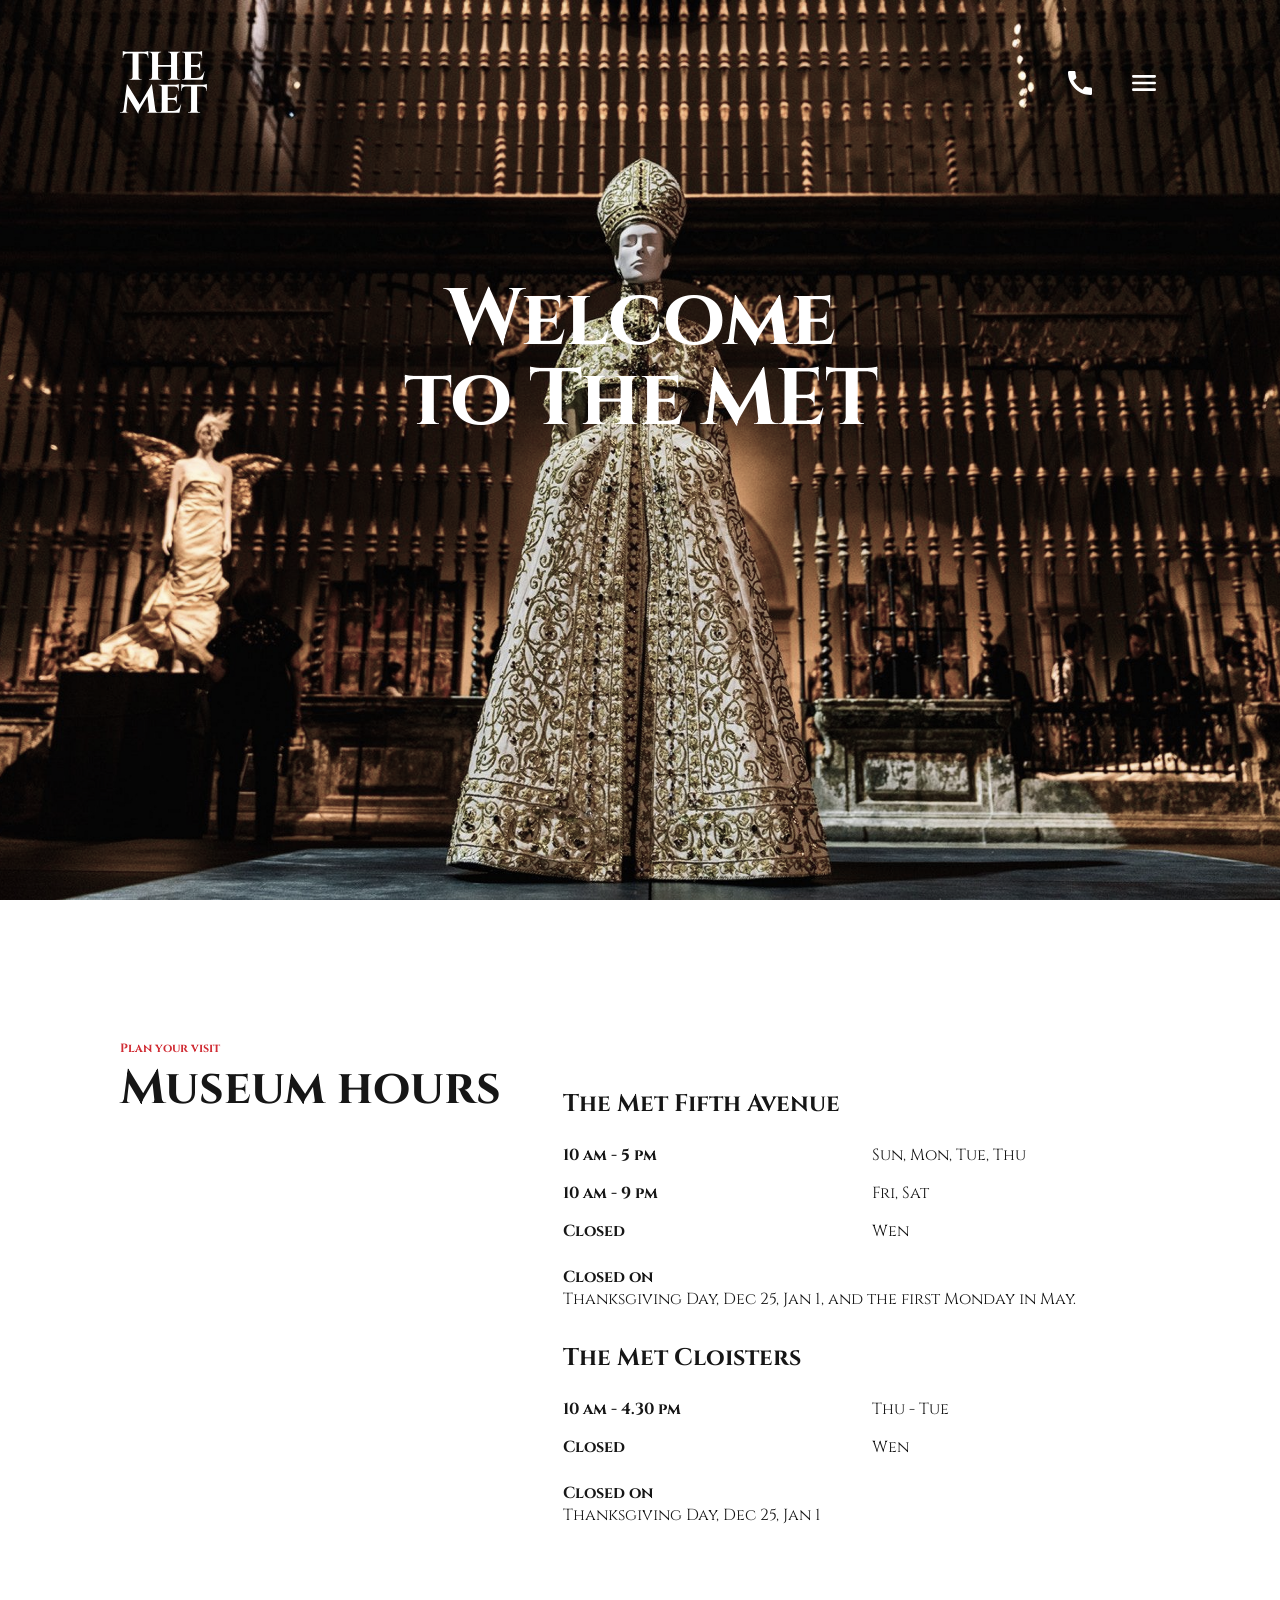
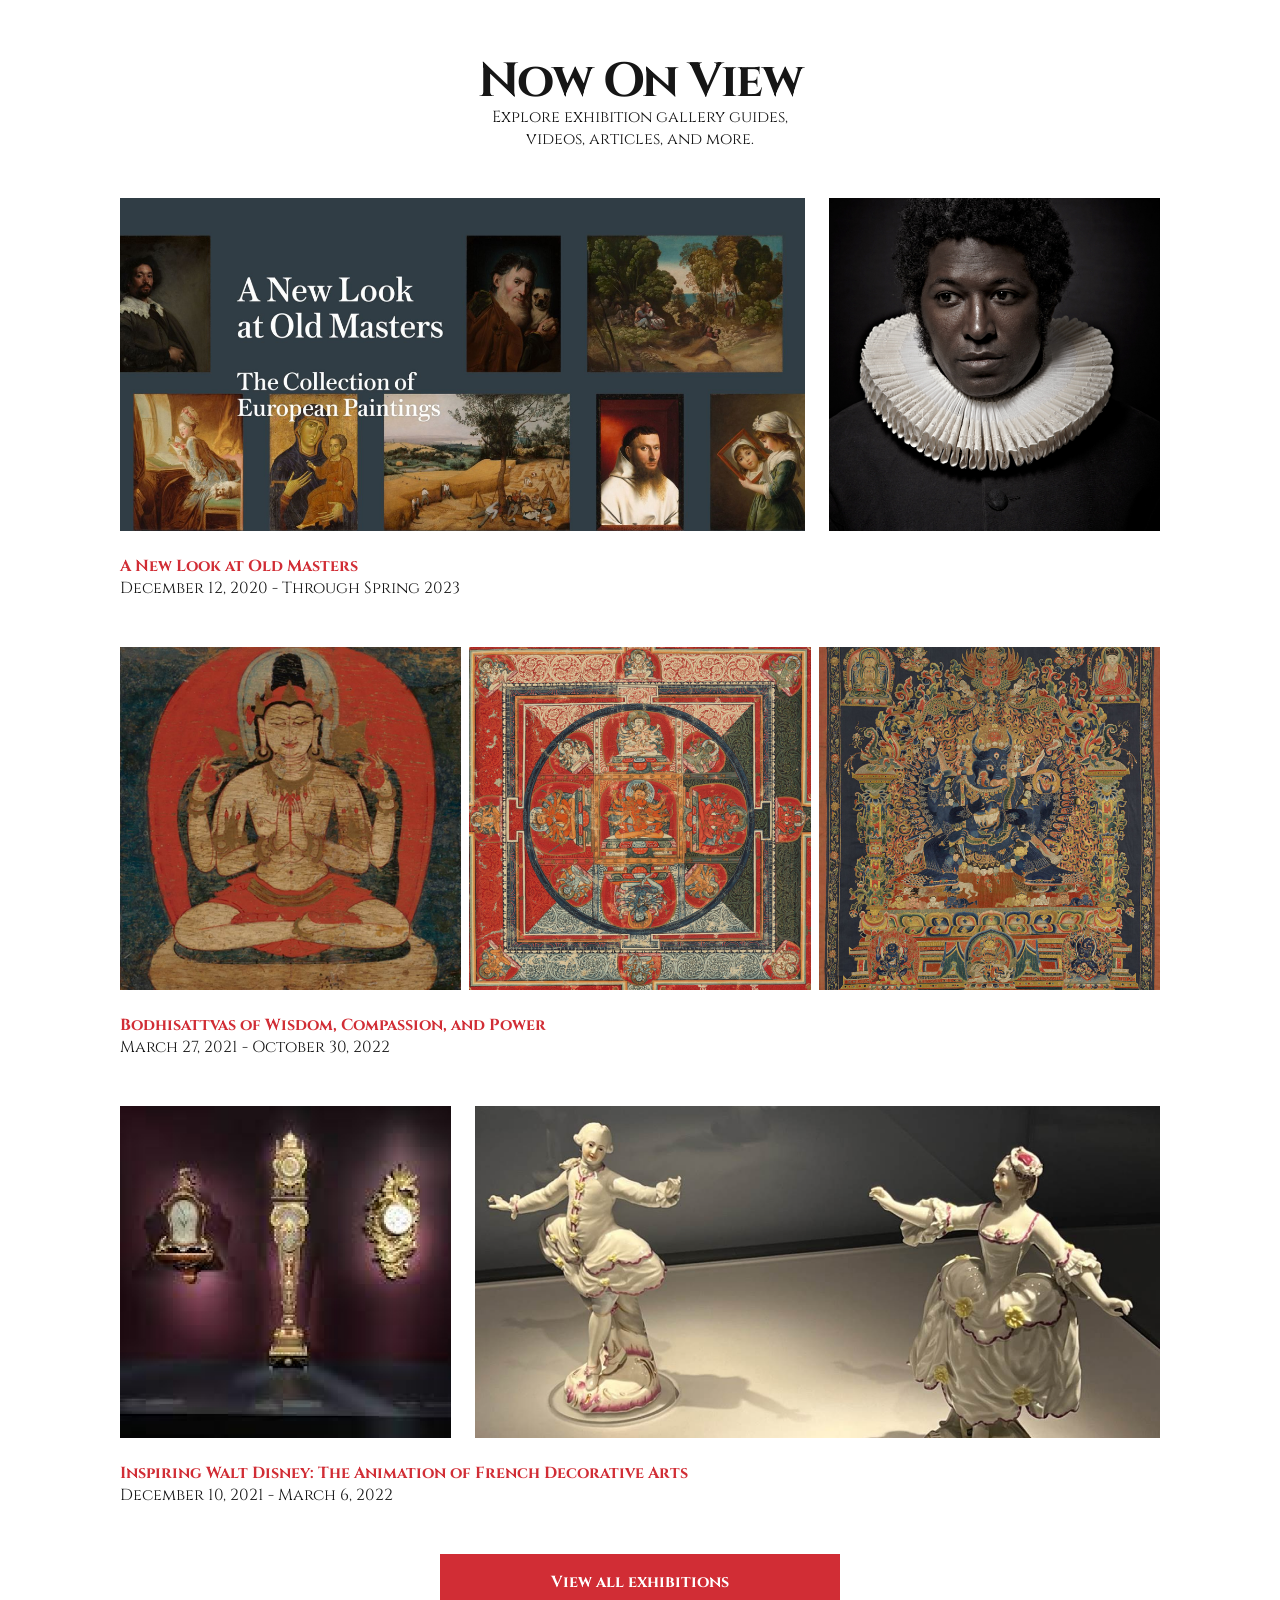
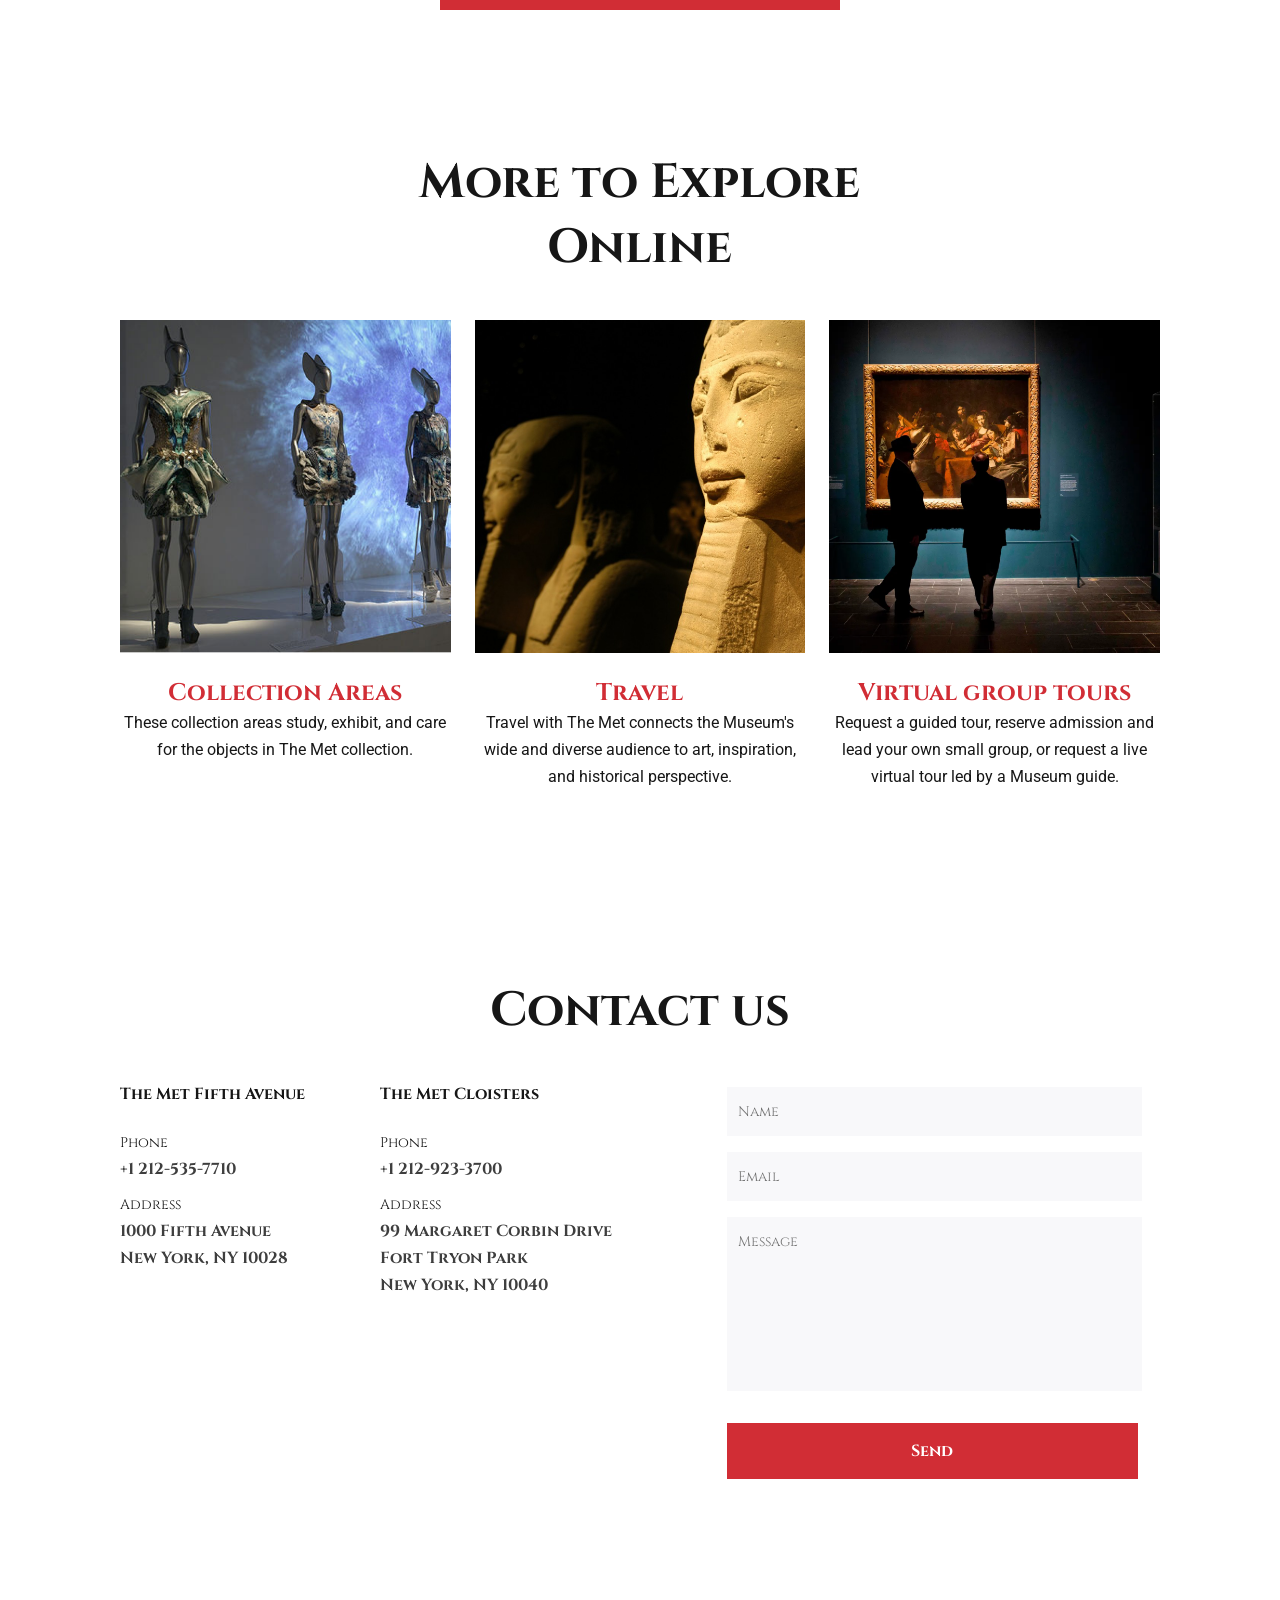
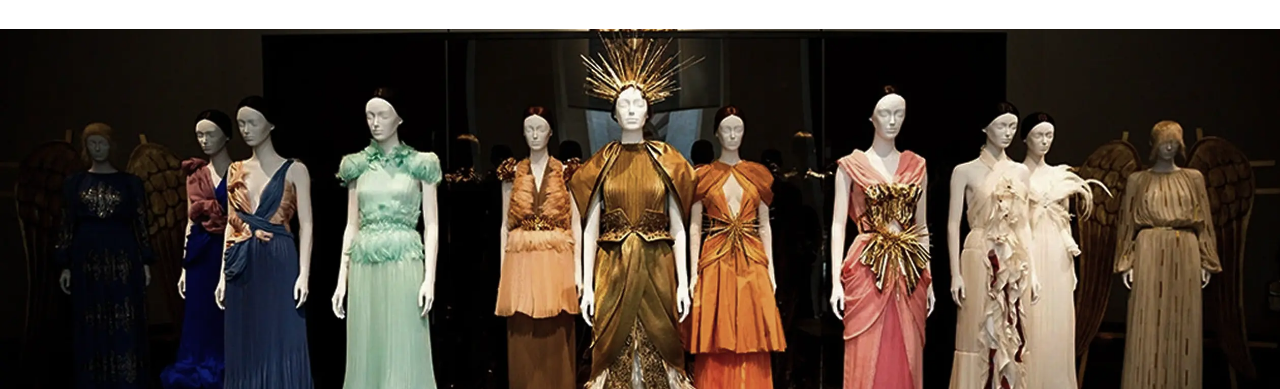
<file: index.html>
<!doctype html><html lang="en" class="page"><head><meta charset="utf-8"><meta name="viewport" content="width=device-width, initial-scale=1.0"><link rel="preconnect" href="https://fonts.googleapis.com"><link rel="preconnect" href="https://fonts.gstatic.com" crossorigin><link href="https://fonts.googleapis.com/css2?family=Cinzel:wght@400..900&display=swap" rel="stylesheet"><link rel="preconnect" href="https://fonts.googleapis.com"><link rel="preconnect" href="https://fonts.gstatic.com" crossorigin><link href="https://fonts.googleapis.com/css2?family=Roboto:ital,wght@0,100..900;1,100..900&display=swap" rel="stylesheet"><title>THE MET</title><link rel="icon" type="image/x-icon" href="The-met-logo.07726085.svg"><link rel="stylesheet" href="index.10a5895a.css"><script src="index.cabb280d.js" defer></script></head><body class="body">  <header class="header" id="home"> <div class="top-bar"> <a href="#home" class="top-bar__logo"></a> <div class="top-bar__right-side"> <input type="checkbox" id="phone-number" class="top-bar__toggle"> <div class="top-bar__phone-numbers"> <a href="tel: +1 212-535-7710" class="top-bar__item"> The Met Fifth Avenue </a> <a href="tel: +1 212-535-7710" class="top-bar__item"> +1 212-535-7710 </a> <a href="tel: +1 212-923-3700" class="top-bar__item"> The Met Cloisters </a> <a href="tel: +1 212-923-3700" class="top-bar__item"> +1 212-923-3700 </a> </div> <div class="top-bar__icons"> <label for="phone-number" class="icon icon--phone"></label> <a href="#menu" class="icon icon--menu"></a> </div> </div> </div> <h1 class="header__title"> Welcome <br> to The MET </h1> </header> <aside class="menu" id="menu"> <div class="top-bar top-bar--stiky"> <a href="#home" class="top-bar__logo"></a> <div class="top-bar__icons"> <a href="#" class="icon icon--close"></a> </div> </div> <div class="menu__content"> <nav class="nav"> <ul class="nav__list"> <li> <a href="#home" class="nav__link"> Home </a> </li> <li> <a href="#hours" class="nav__link"> About Us </a> </li> <li> <a href="#now-on-view" class="nav__link"> Now on view </a> </li> <li> <a href="#explore-online" class="nav__link"> Explore Online </a> </li> <li> <a href="#contacts" class="nav__link"> Contacts </a> </li> </ul> </nav> <a href="tel: +1 212-535-7710" class="menu__phone-number"> The Met Fifth Avenue </a> <a href="tel: +1 212-535-7710" class="menu__phone-number"> +1 212-535-7710 </a> <a href="tel: +1 212-923-3700" class="menu__phone-number"> The Met Cloisters </a> <a href="tel: +1 212-923-3700" class="menu__phone-number"> +1 212-923-3700 </a> <p class="menu__call-to-order">Call to order</p> <hr class="menu__border"> </div> </aside>   <main class="main"> <section class="museum-hours section" id="hours"> <h6 class="museum-hours__sign">Plan your visit</h6> <h2 class="museum-hours__title">Museum hours</h2> <article class="museum-hours__item"> <article class="schedule"> <h3 class="schedule__title">The Met Fifth Avenue</h3> <ul class="schedule__list schedule__list--hours"> <li class="schedule__item">10 am - 5 pm</li> <li class="schedule__item">10 am - 9 pm</li> <li class="schedule__item">Closed</li> </ul> <ul class="schedule__list schedule__list--days"> <li class="schedule__item">Sun, Mon, Tue, Thu</li> <li class="schedule__item">Fri, Sat</li> <li class="schedule__item">Wen</li> </ul> <article class="schedule__note"> <h4 class="schedule__note--title">Closed on</h4> <p class="schedule__note--text"> Thanksgiving Day, Dec 25, Jan 1, and the first Monday in May. </p> </article> </article> <article class="schedule"> <h3 class="schedule__title">The Met Cloisters</h3> <ul class="schedule__list schedule__list--hours"> <li class="schedule__item">10 am - 4.30 pm</li> <li class="schedule__item">Closed</li> </ul> <ul class="schedule__list schedule__list--days"> <li class="schedule__item">Thu - Tue</li> <li class="schedule__item">Wen</li> </ul> <article class="schedule__note"> <h4 class="schedule__note--title">Closed on</h4> <p class="schedule__note--text"> Thanksgiving Day, Dec 25, Jan 1 </p> </article> </article> </article> </section> <section class="now-on-view section" id="now-on-view"> <div class="now-on-view__grid-wrapper"> <h2 class="now-on-view__title">Now On View</h2> <p class="now-on-view__subtext"> Explore exhibition gallery guides, videos, articles, and more. </p> </div> <div class="exhibits"> <div class="exhibits__wrapper exhibits__wrapper--long-pic"> <img class="exhibits__image exhibits__image--left-position" src="new-look-at-paintings-1.fd2a0996.png" alt="A New Look at Old Masters"> </div> <div class="exhibits__wrapper exhibits__wrapper--short-pic"> <img class="exhibits__image" src="new-look-at-paintings-2.bad8ebc5.png" alt="A man with white neck ruff"> </div> <p class="exhibits__title">A New Look at Old Masters</p> <p class="exhibits__date">December 12, 2020 - Through Spring 2023</p> </div> <div class="exhibits exhibits--smaller-gaps"> <div class="exhibits__wrapper exhibits__wrapper--three-img"> <img class="exhibits__image" src="bodhisattvas-of-wisdom-1.cf52bded.png" alt="Wisdom"> </div> <div class="exhibits__wrapper exhibits__wrapper--three-img"> <img class="exhibits__image" src="bodhisattvas-of-wisdom-2.0fbd5614.png" alt="Compassion"> </div> <div class="exhibits__wrapper exhibits__wrapper--three-img"> <img class="exhibits__image exhibits__image--third-img exhibits__wrapper" src="bodhisattvas-of-wisdom-3.6426c9de.png" alt="Power"> </div> <p class="exhibits__title"> Bodhisattvas of Wisdom, Compassion, and Power </p> <p class="exhibits__date">March 27, 2021 - October 30, 2022</p> </div> <div class="exhibits"> <div class="exhibits__wrapper exhibits__wrapper--short-pic"> <img class="exhibits__image" src="walt-disney-1.956f653e.png" alt="Disney"> </div> <div class="exhibits__wrapper exhibits__wrapper--long-pic"> <img class="exhibits__image exhibits__image--right-position" src="walt-disney-2.e9d800fe.png" alt="Disney"> </div> <p class="exhibits__title"> Inspiring Walt Disney: The Animation of French Decorative Arts </p> <p class="exhibits__date">December 10, 2021 - March 6, 2022</p> </div> <button href="#" class="button section__button" type="button"> View all exhibitions </button> </section> <section class="explore-online section" id="explore-online"> <h2 class="explore-online__title">More to Explore Online</h2> <div class="explore-online__image-wrapper"> <img class="explore-online__image" src="collection-areas.7497337d.png" alt="Collection Areas"> </div> <h3 class="explore-online__subtitle">Collection Areas</h3> <p class="explore-online__description"> These collection areas study, exhibit, and care for the objects in The Met collection. </p> <div class="explore-online__image-wrapper"> <img class="explore-online__image" src="travel.156bfe91.png" alt="Travel"> </div> <h3 class="explore-online__subtitle">Travel</h3> <p class="explore-online__description"> Travel with The Met connects the Museum's wide and diverse audience to art, inspiration, and historical perspective. </p> <div class="explore-online__image-wrapper"> <img class="explore-online__image" src="virtual-group-tours.8f025410.png" alt="Virtual group tours"> </div> <h3 class="explore-online__subtitle">Virtual group tours</h3> <p class="explore-online__description"> Request a guided tour, reserve admission and lead your own small group, or request a live virtual tour led by a Museum guide. </p> </section> <section class="contacts section" id="contacts"> <h2 class="contacts__title">Contact us</h2> <article class="contacts__grid-wrapper-avenue"> <h3 class="contacts__subtitle">The Met Fifth Avenue</h3> <p class="contacts__name">Phone</p> <div class="contacts__transition"> <a href="tel: +1 212-535-7710" class="contacts__content"> +1 212-535-7710 </a> </div> <p class="contacts__item--additional-padding contacts__name"> Address </p> <div class="contacts__transition"> <a href="https://maps.app.goo.gl/vMxd2fiRrLEGNAWU8" class="contacts__content"> 1000 Fifth Avenue <br> New York, NY 10028 </a> </div> </article> <article class="contacts__grid-wrapper-cloisters"> <h3 class="contacts__subtitle">The Met Cloisters</h3> <p class="contacts__name">Phone</p> <div class="contacts__transition"> <a class="contacts__content" href="tel: +1 212-923-3700"> +1 212-923-3700 </a> </div> <p class="contacts__name">Address</p> <div class="contacts__transition"> <a href="https://maps.app.goo.gl/tSLVgqHsE6WsPWFi6" class="contacts__content"> 99 Margaret Corbin Drive <br> Fort Tryon Park <br> New York, NY 10040 </a> </div> </article> <article class="contacts__grid-form-wrapper"> <form onsubmit="this.reset(); return false;" id="get-massege" class="input-form" action="#" method="get"> <input class="input-form__area" type="text" placeholder="Name" required> <input class="input-form__area" type="email" placeholder="Email" required> <textarea class="input-form__area input-form__area--textarea" type="text" placeholder="Message" required></textarea> <button class="button input-form__button" type="submit"> Send </button> </form> </article> </section> </main>   <footer class="footer"></footer>  </body></html>
</file>
<file: index.10a5895a.css>
html{scroll-behavior:smooth}.page:has(.menu:target){overflow:hidden}.body{color:#161616;min-width:320px;font-family:Cinzel,Courier New,Courier,monospace}body,h1,h2,h3,h4,h6,ul,p,form{margin:0;padding:0}.header{box-sizing:border-box;background-image:url(header-img-mobile-2x.5d906e92.png);background-position:50%;background-size:cover;-ms-flex-direction:column;flex-direction:column;-ms-flex-pack:justify;justify-content:space-between;height:100vh;display:-ms-flexbox;display:flex;position:relative}.header__title{text-align:center;color:#fff;letter-spacing:-1.5px;width:280px;height:80px;margin:0;font-size:40px;line-height:100%;position:absolute;top:43%;left:50%;transform:translate(-50%,-50%)}@media (min-width:576px){.header__title{width:392px;height:128px;font-size:64px;top:40%}}@media (min-width:1024px){.header__title{width:498px;height:160px;font-size:80px}}.top-bar{-ms-flex-pack:justify;justify-content:space-between;padding:25px 20px;display:-ms-flexbox;display:flex}@media (min-width:576px){.top-bar{padding-left:72px;padding-right:72px}}@media (min-width:1024px){.top-bar{padding-left:120px;padding-right:120px}}@media (min-width:576px){.top-bar{padding-top:50px;padding-bottom:50px}}.top-bar__logo{background-image:url(The-met-logo.07726085.svg);background-position:50%;background-repeat:no-repeat;background-size:contain;width:64px;height:46px;transition:transform .3s}@media (min-width:576px){.top-bar__logo{width:87px;height:65px}}.top-bar__logo:hover{transform:scale(1.2)}.top-bar__right-side{display:-ms-flexbox;display:flex;position:relative}.top-bar__icons{-ms-flex-align:center;align-items:center;gap:24px;display:-ms-flexbox;display:flex}@media (min-width:576px){.top-bar__icons{gap:32px}}.top-bar__phone-numbers{opacity:0;pointer-events:none;text-align:right;-ms-flex-direction:column;flex-direction:column;width:201px;height:116px;padding-right:16px;transition:all .3s;display:-ms-flexbox;display:flex;position:absolute;top:130%;right:30%;transform:translateY(-40%)}@media (min-width:576px){.top-bar__phone-numbers{top:-30%;right:100%;transform:translate(40%)}}.top-bar__toggle{display:none}.top-bar__toggle:hover~.top-bar__phone-numbers{opacity:1;pointer-events:all;transform:translateY(0)}@media (min-width:576px){.top-bar__toggle:hover~.top-bar__phone-numbers{transform:translate(0)}}.top-bar__item{color:#fff;text-transform:uppercase;cursor:pointer;font-size:12px;font-weight:700;line-height:22px;text-decoration:none;transition:all .3s;position:relative}.top-bar__item:active{transform:scale(1.2)}@media (min-width:576px){.top-bar__item{font-size:16px;line-height:27px}}.top-bar--stiky{z-index:1;background-color:#d12d35;position:sticky;top:0}.icon{background-position:50%;background-repeat:no-repeat;background-size:contain;width:24px;height:24px;transition:transform .3s;display:block}.icon:hover{transform:scale(1.2)}@media (min-width:576px){.icon{width:32px;height:32px}}.icon--phone{background-image:url(icon-phone-call.53c71925.svg)}.icon--menu{background-image:url(icon-burger-menu.107829bf.svg)}.icon--menu:hover{background-image:url(icon-burger-menu-hover.fd4b4010.svg)}.icon--close{background-image:url(icon-close.a491bbae.svg)}.menu{box-sizing:border-box;opacity:0;pointer-events:none;background-color:#d12d35;height:100vh;transition:all .3s;position:fixed;top:0;left:0;right:0;overflow-y:auto;transform:translate(100%)}.menu:target{opacity:1;pointer-events:all;transform:translate(0)}.menu__content{-ms-flex-direction:column;flex-direction:column;margin:0;padding-top:20px;padding-left:20px;padding-right:20px;display:-ms-flexbox;display:flex}@media (min-width:576px){.menu__content{padding-left:72px;padding-right:72px}}@media (min-width:1024px){.menu__content{padding-left:120px;padding-right:120px}}.menu__phone-number{color:#fff;text-transform:uppercase;font-size:16px;font-weight:700;line-height:27px;text-decoration:none}.menu__call-to-order{color:#fff;letter-spacing:2px;text-transform:uppercase;padding-top:16px;font-size:12px;font-weight:700;line-height:16px}.menu__border{background-color:#fff;border:none;width:130px;height:1px;margin-left:0}.nav{padding-bottom:32px}.nav__list{-ms-flex-direction:column;flex-direction:column;gap:32px;padding:0;list-style:none;display:-ms-flexbox;display:flex}.nav__link{color:#fff;letter-spacing:2px;text-transform:uppercase;font-size:22px;font-weight:700;line-height:22px;text-decoration:none;position:relative}.nav__link:after{content:"";transform-origin:0;background-color:#fff;width:100%;height:1px;transition:transform,all .3s;display:block;position:absolute;bottom:-8px;transform:scale(0)}.nav__link:hover:after{transform:scale(1)}.section{padding-top:100px;padding-left:20px;padding-right:20px}@media (min-width:576px){.section{padding-top:140px;padding-left:72px;padding-right:72px}}@media (min-width:1024px){.section{padding-left:120px;padding-right:120px}}.section__button{width:100%;max-width:400px;margin:0 auto;display:block}.museum-hours{--columns:2;grid-template-columns:repeat(var(--columns),1fr);column-gap:24px;display:grid}@media (min-width:576px){.museum-hours{--columns:6}}@media (min-width:1024px){.museum-hours{--columns:12}}.museum-hours__item{grid-template-columns:subgrid;grid-column:1/-1}@media (min-width:576px){.museum-hours__item{grid-column:4/-1}}@media (min-width:1024px){.museum-hours__item{grid-column:6/-1}}.museum-hours__sign{letter-spacing:0;color:#d12d35;font-size:12px;font-weight:700}@media (min-width:576px){.museum-hours__sign{grid-column:1/3}}.museum-hours__title{text-align:left;grid-column:1/-1;font-size:32px;font-weight:700}@media (min-width:576px){.museum-hours__title{grid-column:1/3;font-size:48px}}@media (min-width:1024px){.museum-hours__title{grid-column:1/6}}.schedule{--columns:2;grid-template-columns:repeat(var(--columns),1fr);column-gap:20px;padding-top:32px;display:grid}.schedule__title{grid-column:1/-1;padding-bottom:16px;font-size:24px;font-weight:700}.schedule__list{list-style:none}.schedule__list--hours{font-size:16px;font-weight:700}.schedule__list--days{font-size:16px;font-weight:400}.schedule__item{padding-top:8px;padding-bottom:8px}.schedule__note{grid-column:1/-1;padding-top:16px}.exhibits{--columns:6;grid-template-columns:repeat(var(--columns),1fr);column-gap:20px;padding-bottom:48px;display:grid}@media (min-width:1024px){.exhibits{--columns:12;grid-template-columns:repeat(var(--columns),1fr);column-gap:24px;display:grid}}.exhibits--smaller-gaps{column-gap:8px}.exhibits__wrapper{overflow:hidden}.exhibits__wrapper--long-pic{grid-column:3 span}@media (min-width:576px){.exhibits__wrapper--long-pic{grid-column:4 span}}@media (min-width:1024px){.exhibits__wrapper--long-pic{grid-column:8 span}}.exhibits__wrapper--short-pic{grid-column:3 span}@media (min-width:576px){.exhibits__wrapper--short-pic{grid-column:2 span}}@media (min-width:1024px){.exhibits__wrapper--short-pic{grid-column:4 span}}.exhibits__wrapper--three-img{grid-column:2 span}@media (min-width:576px){.exhibits__wrapper--three-img{grid-column:3 span}}@media (min-width:1024px){.exhibits__wrapper--three-img{grid-column:4 span}}.exhibits__image{object-fit:cover;cursor:pointer;width:100%;height:100%;transition:scale .3s}.exhibits__image:hover{scale:1.2}@media (min-width:576px){.exhibits__image--third-img{opacity:0;width:0%;height:0%;position:absolute}}@media (min-width:1024px){.exhibits__image--third-img{opacity:1;width:100%;height:100%;position:static}}.exhibits__image--left-position{object-position:18%;transform:scale(1.5)}@media (min-width:576px){.exhibits__image--left-position{object-position:100%;transform:scale(1)}}.exhibits__image--right-position{object-position:right}.exhibits__title{color:#d12d35;grid-column:1/-1;padding-top:24px;font-size:16px;font-weight:700}.exhibits__date{grid-column:1/-1;font-size:16px;font-weight:400}@media (min-width:576px){.now-on-view__grid-wrapper{--columns:6;grid-template-columns:repeat(var(--columns),1fr);column-gap:10px;display:grid}}@media (min-width:1024px){.now-on-view__grid-wrapper{--columns:12;grid-template-columns:repeat(var(--columns),1fr);column-gap:10px;display:grid}}.now-on-view__title{text-align:center;letter-spacing:-1.5px;padding-bottom:8px;font-size:32px;font-weight:700;line-height:32px}@media (min-width:576px){.now-on-view__title{grid-column:1/-1;font-size:48px}}.now-on-view__subtext{text-align:center;padding-bottom:48px;font-size:16px;font-weight:400}@media (min-width:576px){.now-on-view__subtext{grid-column:2/6}}@media (min-width:1024px){.now-on-view__subtext{grid-column:5/9}}.now-on-view__button{margin:0 auto;display:block}.button{text-align:center;color:#fff;cursor:pointer;background-color:#d12d35;border:none;height:56px;font-family:Cinzel,monospace;font-size:16px;font-weight:700}.button:hover{background-color:#ae1c23}.button:active{background-color:#eb343d}.explore-online{--columns:2;grid-template-columns:repeat(var(--columns),1fr);column-gap:20px;display:grid}@media (min-width:576px){.explore-online{--columns:6;grid-template-columns:repeat(var(--columns),1fr);column-gap:24px;display:grid}}@media (min-width:1024px){.explore-online{--columns:12;grid-template-columns:repeat(var(--columns),1fr);column-gap:24px;display:grid}}.explore-online__title{text-align:center;grid-column:1/-1;padding-bottom:40px;font-size:32px;font-weight:700}@media (min-width:576px){.explore-online__title{grid-column:2/6;font-size:48px}}@media (min-width:1024px){.explore-online__title{grid-column:4/10}}.explore-online__subtitle{color:#d12d35;text-align:center;grid-column:1/-1;padding-top:24px;font-size:24px;font-weight:700}@media (min-width:576px){.explore-online__subtitle{grid-column:2/6}}@media (min-width:1024px){.explore-online__subtitle{grid-column:4 span}}.explore-online__description{text-align:center;grid-column:1/-1;padding-bottom:48px;font-family:Roboto,monospace;font-size:16px;font-weight:400;line-height:27px}@media (min-width:576px){.explore-online__description{grid-column:2/6}}@media (min-width:1024px){.explore-online__description{grid-area:4/4 span}}.explore-online__image-wrapper{grid-column:1/-1;overflow:hidden}@media (min-width:576px){.explore-online__image-wrapper{grid-column:2/6}}@media (min-width:1024px){.explore-online__image-wrapper{grid-area:2/4 span}}.explore-online__image{object-fit:cover;cursor:pointer;width:100%;height:100%;transition:scale .3s}.explore-online__image:hover{scale:1.2}.contacts{--columns:2;grid-template-columns:repeat(var(--columns),1fr);column-gap:0;padding-bottom:100px;display:grid}@media (min-width:576px){.contacts{--columns:6;grid-template-columns:repeat(var(--columns),1fr);column-gap:0;padding-bottom:150px;display:grid}}@media (min-width:1024px){.contacts{--columns:12;grid-template-columns:repeat(var(--columns),1fr);column-gap:0;display:grid}}.contacts__grid-wrapper-avenue{grid-column:1/-1}@media (min-width:576px){.contacts__grid-wrapper-avenue{grid-area:2/1/6/4}}.contacts__grid-wrapper-cloisters{grid-column:1/-1}@media (min-width:576px){.contacts__grid-wrapper-cloisters{grid-area:6/1/12/4}}@media (min-width:1024px){.contacts__grid-wrapper-cloisters{grid-area:2/4/6/7}}.contacts__grid-form-wrapper{grid-column:1/-1}@media (min-width:576px){.contacts__grid-form-wrapper{grid-area:2/4/12/-1}}@media (min-width:1024px){.contacts__grid-form-wrapper{grid-area:2/8/12/-1}}.contacts__title{text-align:center;grid-column:1/-1;font-size:32px;font-weight:700}@media (min-width:576px){.contacts__title{font-size:48px}}.contacts__subtitle{padding-top:40px;padding-bottom:16px;font-size:16px;font-weight:700}.contacts__name{padding-top:8px;font-size:14px;font-weight:400;line-height:27px}.contacts__transition{transition:scale .3s}.contacts__transition:hover{scale:1.2}.contacts__content{color:#3e3e3e;cursor:pointer;padding-bottom:4px;font-size:16px;font-weight:700;line-height:27px;text-decoration:none}.input-form{--columns:2;grid-template-columns:repeat(var(--columns),1fr);gap:16px;padding-top:44px;display:grid}.input-form__area{color:#7e7e83;background-color:#f8f8fa;border:1px solid #f8f8fa;border-radius:0;grid-column:1/-1;max-width:401px;padding-top:14px;padding-bottom:14px;padding-left:10px;font-family:inherit;font-size:14px;font-weight:400}.input-form__area--textarea{resize:none;height:144px}.input-form__area:-webkit-autofill{-webkit-box-shadow:inset 0 0 0 30px #f8f8fa!important}.input-form__area:-webkit-autofill:hover{-webkit-box-shadow:inset 0 0 0 30px #f8f8fa!important}.input-form__area:-webkit-autofill:focus{-webkit-box-shadow:inset 0 0 0 30px #f8f8fa!important}.input-form__area:-webkit-autofill:active{-webkit-box-shadow:inset 0 0 0 30px #f8f8fa!important}.input-form__area:hover{color:#161616;border-color:#d5d7de}.input-form__area:focus{color:#161616;border-color:#161616}.input-form__button{grid-column:1/-1;max-width:411px;margin-top:16px}.footer{z-index:-1;background-image:url(footer.1503e263.webp);background-position:50%;background-size:cover;height:180px}@media (min-width:576px){.footer{height:360px}}
/*# sourceMappingURL=index.10a5895a.css.map */
</file>
